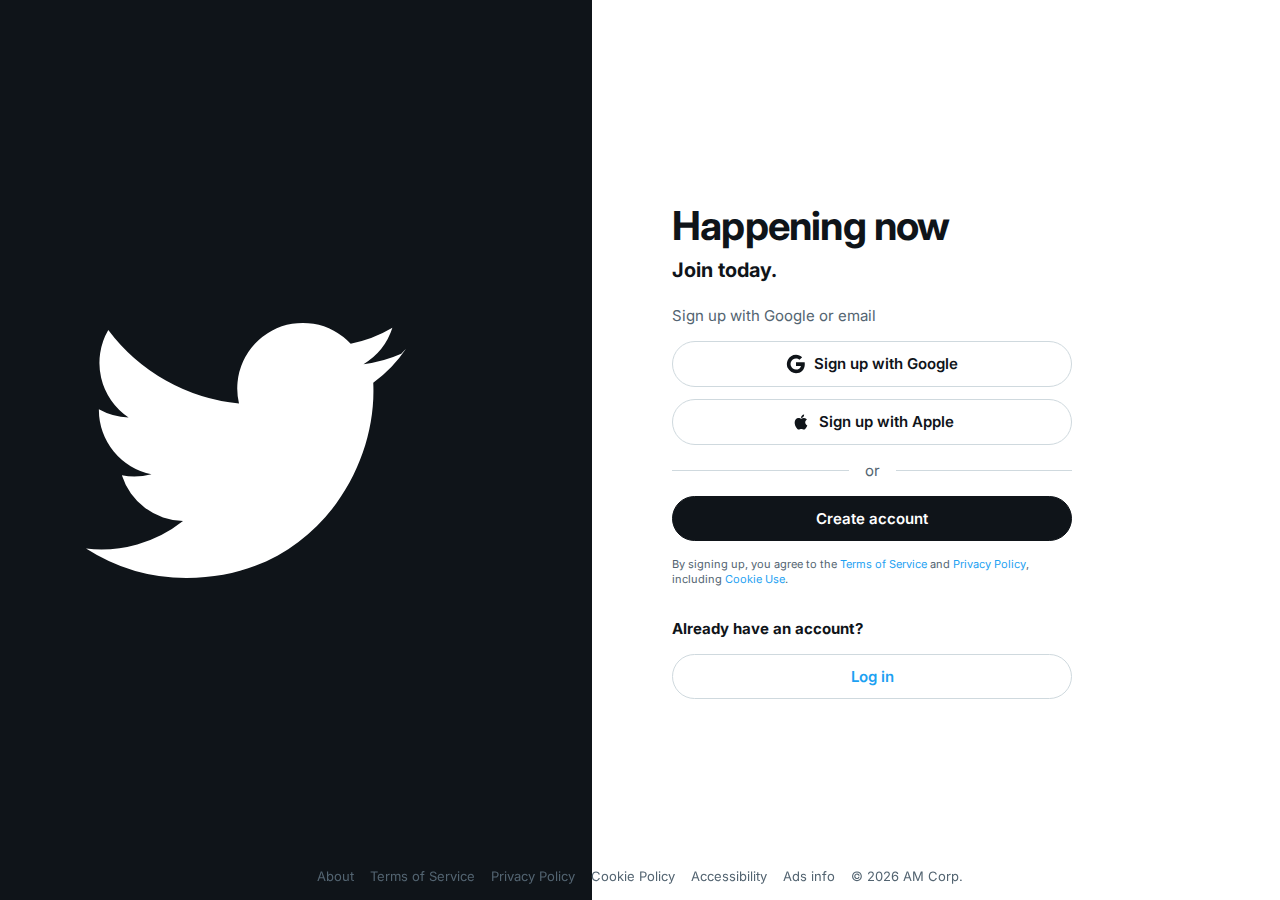
<file: login.html>
<!doctype html>
<html lang="en">
  <head>
    <meta charset="UTF-8" />
    <meta name="viewport" content="width=device-width, initial-scale=1.0" />
    <title>Log in / Twitter</title>
    <link rel="preconnect" href="https://fonts.googleapis.com" />
    <link rel="preconnect" href="https://fonts.gstatic.com" crossorigin />
    <link href="https://fonts.googleapis.com/css2?family=Inter:wght@400;500;600;700&display=swap" rel="stylesheet" />
    <link rel="stylesheet" href="login.css" />
  </head>
  <body>
    <div class="login-page">
      <!-- Left: branding (hidden on small screens) -->
      <aside class="login-hero">
        <div class="login-hero-inner">
          <svg class="login-hero-logo" viewBox="0 0 24 24" fill="white" aria-hidden="true">
            <path d="M23.643 4.937a9.54 9.54 0 0 1-2.828.775 4.932 4.932 0 0 0 2.165-2.724 9.864 9.864 0 0 1-3.127 1.195 4.916 4.916 0 0 0-8.379 4.482A13.94 13.94 0 0 1 1.671 3.149a4.916 4.916 0 0 0 1.523 6.556 4.897 4.897 0 0 1-2.228-.616v.061a4.917 4.917 0 0 0 3.946 4.817 4.996 4.996 0 0 1-2.224.085 4.918 4.918 0 0 0 4.588 3.417A9.867 9.867 0 0 1 0 19.54a13.94 13.94 0 0 0 7.548 2.212c9.057 0 14.01-7.506 14.01-14.01 0-.213-.004-.425-.014-.636a10.025 10.025 0 0 0 2.457-2.549z"/>
          </svg>
        </div>
      </aside>

      <!-- Right: form -->
      <main class="login-main">
        <div class="login-box">
          <!-- Logo on mobile -->
          <div class="login-mobile-logo">
            <svg viewBox="0 0 24 24" width="40" height="40" fill="#1DA1F2" aria-hidden="true">
              <path d="M23.643 4.937a9.54 9.54 0 0 1-2.828.775 4.932 4.932 0 0 0 2.165-2.724 9.864 9.864 0 0 1-3.127 1.195 4.916 4.916 0 0 0-8.379 4.482A13.94 13.94 0 0 1 1.671 3.149a4.916 4.916 0 0 0 1.523 6.556 4.897 4.897 0 0 1-2.228-.616v.061a4.917 4.917 0 0 0 3.946 4.817 4.996 4.996 0 0 1-2.224.085 4.918 4.918 0 0 0 4.588 3.417A9.867 9.867 0 0 1 0 19.54a13.94 13.94 0 0 0 7.548 2.212c9.057 0 14.01-7.506 14.01-14.01 0-.213-.004-.425-.014-.636a10.025 10.025 0 0 0 2.457-2.549z"/>
            </svg>
          </div>

          <h1 class="login-title">Happening now</h1>
          <p class="login-subtitle">Join today.</p>

          <div class="login-actions">
            <p class="login-option-label">Sign up with Google or email</p>
            <button type="button" class="login-btn login-btn-google">
              <svg viewBox="0 0 24 24" width="20" height="20"><path fill="currentColor" d="M22.56 12.25c0-.78-.07-1.53-.2-2.25H12v4.26h5.92c-.26 1.37-1.04 2.53-2.21 3.31v2.77h3.57c2.08-1.92 3.28-4.74 3.28-8.09z"/><path fill="currentColor" d="M12 23c2.97 0 5.46-.98 7.28-2.66l-3.57-2.77c-.98.66-2.23 1.06-3.71 1.06-2.86 0-5.29-1.93-6.16-4.53H2.18v2.84C3.99 20.53 7.7 23 12 23z"/><path fill="currentColor" d="M5.84 14.09c-.22-.66-.35-1.36-.35-2.09s.13-1.43.35-2.09V7.07H2.18C1.43 8.55 1 10.22 1 12s.43 3.45 1.18 4.93l2.85-2.22.81-.62z"/><path fill="currentColor" d="M12 5.38c1.62 0 3.06.56 4.21 1.64l3.15-3.15C17.45 2.09 14.97 1 12 1 7.7 1 3.99 3.47 2.18 7.07l3.66 2.84c.87-2.6 3.3-4.53 6.16-4.53z"/></svg>
              Sign up with Google
            </button>
            <button type="button" class="login-btn login-btn-apple">
              <svg viewBox="0 0 24 24" width="20" height="20" fill="currentColor"><path d="M17.05 20.28c-.98.95-2.05.8-3.08.35-1.09-.46-2.09-.48-3.24 0-1.44.62-2.2.44-3.06-.35C2.79 15.25 3.51 7.59 9.05 7.31c1.35.07 2.29.74 3.08.8 1.18-.24 2.31-.93 3.57-.84 1.51.12 2.65.72 3.4 1.8-3.12 1.87-2.38 5.98.48 7.13-.57 1.5-1.31 2.99-2.54 4.09l.01-.01zM12.03 7.25c-.15-2.23 1.66-4.07 3.74-4.25.29 2.58-2.34 4.5-3.74 4.25z"/></svg>
              Sign up with Apple
            </button>

            <div class="login-divider">
              <span>or</span>
            </div>

            <a href="index.html" class="login-btn login-btn-create">Create account</a>

            <p class="login-terms">
              By signing up, you agree to the <a href="#">Terms of Service</a> and <a href="#">Privacy Policy</a>, including <a href="#">Cookie Use</a>.
            </p>
          </div>

          <div class="login-signin">
            <p>Already have an account?</p>
            <a href="index.html" class="login-btn login-btn-signin">Log in</a>
          </div>
        </div>
      </main>
    </div>

    <footer class="login-footer">
      <a href="#">About</a>
      <a href="#">Terms of Service</a>
      <a href="#">Privacy Policy</a>
      <a href="#">Cookie Policy</a>
      <a href="#">Accessibility</a>
      <a href="#">Ads info</a>
      <span>© 2026 AM Corp.</span>
    </footer>
  </body>
</html>
</file>
<file: login.css>
* {
  margin: 0;
  padding: 0;
  box-sizing: border-box;
}

html,
body {
  min-height: 100%;
  font-family: "Inter", -apple-system, BlinkMacSystemFont, "Segoe UI", Roboto, "Helvetica Neue", Arial, sans-serif;
  color: #0f1419;
  background: #fff;
}

/* Page layout: stacked on mobile, split on desktop */
.login-page {
  min-height: 100vh;
  display: flex;
  flex-direction: column;
}

/* Left hero: hidden on small screens */
.login-hero {
  display: none;
  flex: 1;
  background: #0f1419;
  align-items: center;
  justify-content: center;
  padding: 2rem;
}

.login-hero-inner {
  max-width: 380px;
  width: 100%;
}

.login-hero-logo {
  width: 100%;
  max-width: 320px;
  height: auto;
}

/* Main form area */
.login-main {
  flex: 1;
  display: flex;
  flex-direction: column;
  align-items: center;
  justify-content: center;
  padding: 1rem 1.5rem 5rem;
}

.login-box {
  width: 100%;
  max-width: 400px;
}

.login-mobile-logo {
  margin-bottom: 1.5rem;
}

.login-title {
  font-size: 1.75rem;
  font-weight: 700;
  letter-spacing: -0.02em;
  margin-bottom: 0.5rem;
}

.login-subtitle {
  font-size: 1rem;
  font-weight: 700;
  margin-bottom: 1.5rem;
  color: #0f1419;
}

.login-option-label {
  font-size: 0.9375rem;
  margin-bottom: 1rem;
  color: #536471;
}

.login-btn {
  display: flex;
  align-items: center;
  justify-content: center;
  gap: 0.5rem;
  width: 100%;
  padding: 0.75rem 1rem;
  font-size: 0.9375rem;
  font-weight: 600;
  border-radius: 9999px;
  border: 1px solid #cfd9de;
  background: #fff;
  color: #0f1419;
  cursor: pointer;
  text-decoration: none;
  transition: background 0.15s ease;
  font-family: inherit;
}

.login-btn:hover {
  background: #f7f9f9;
}

.login-btn-google,
.login-btn-apple {
  margin-bottom: 0.75rem;
}

.login-btn-create {
  background: #0f1419;
  color: #fff;
  border-color: #0f1419;
  margin-bottom: 1rem;
}

.login-btn-create:hover {
  background: #272c30;
  border-color: #272c30;
}

.login-divider {
  display: flex;
  align-items: center;
  gap: 1rem;
  margin: 1rem 0;
  font-size: 0.9375rem;
  color: #536471;
}

.login-divider::before,
.login-divider::after {
  content: "";
  flex: 1;
  height: 1px;
  background: #cfd9de;
}

.login-terms {
  font-size: 0.6875rem;
  color: #536471;
  line-height: 1.4;
  margin-top: 0.5rem;
}

.login-terms a {
  color: #1da1f2;
  text-decoration: none;
}

.login-terms a:hover {
  text-decoration: underline;
}

.login-signin {
  margin-top: 2rem;
}

.login-signin p {
  font-size: 0.9375rem;
  font-weight: 700;
  margin-bottom: 1rem;
}

.login-btn-signin {
  border: 1px solid #cfd9de;
  color: #1da1f2;
}

.login-btn-signin:hover {
  background: #e8f4fc;
}

/* Footer */
.login-footer {
  padding: 1rem 1.5rem;
  display: flex;
  flex-wrap: wrap;
  gap: 0.75rem 1rem;
  justify-content: center;
  font-size: 0.8125rem;
  color: #536471;
}

.login-footer a {
  color: #536471;
  text-decoration: none;
}

.login-footer a:hover {
  text-decoration: underline;
}

/* Tablet and up: show hero, side-by-side */
@media (min-width: 700px) {
  .login-page {
    flex-direction: row;
  }

  .login-hero {
    display: flex;
  }

  .login-mobile-logo {
    display: none;
  }

  .login-main {
    padding: 2rem 3rem 2rem;
    align-items: flex-start;
    justify-content: center;
  }

  .login-box {
    max-width: 360px;
  }

  .login-title {
    font-size: 2.5rem;
  }

  .login-subtitle {
    font-size: 1.25rem;
  }

  .login-footer {
    position: fixed;
    bottom: 0;
    left: 0;
    right: 0;
    justify-content: center;
  }
}

/* Large desktop: more spacing */
@media (min-width: 1000px) {
  .login-hero-inner {
    max-width: 420px;
  }

  .login-main {
    padding: 2rem 5rem;
  }

  .login-box {
    max-width: 400px;
  }
}
</file>
